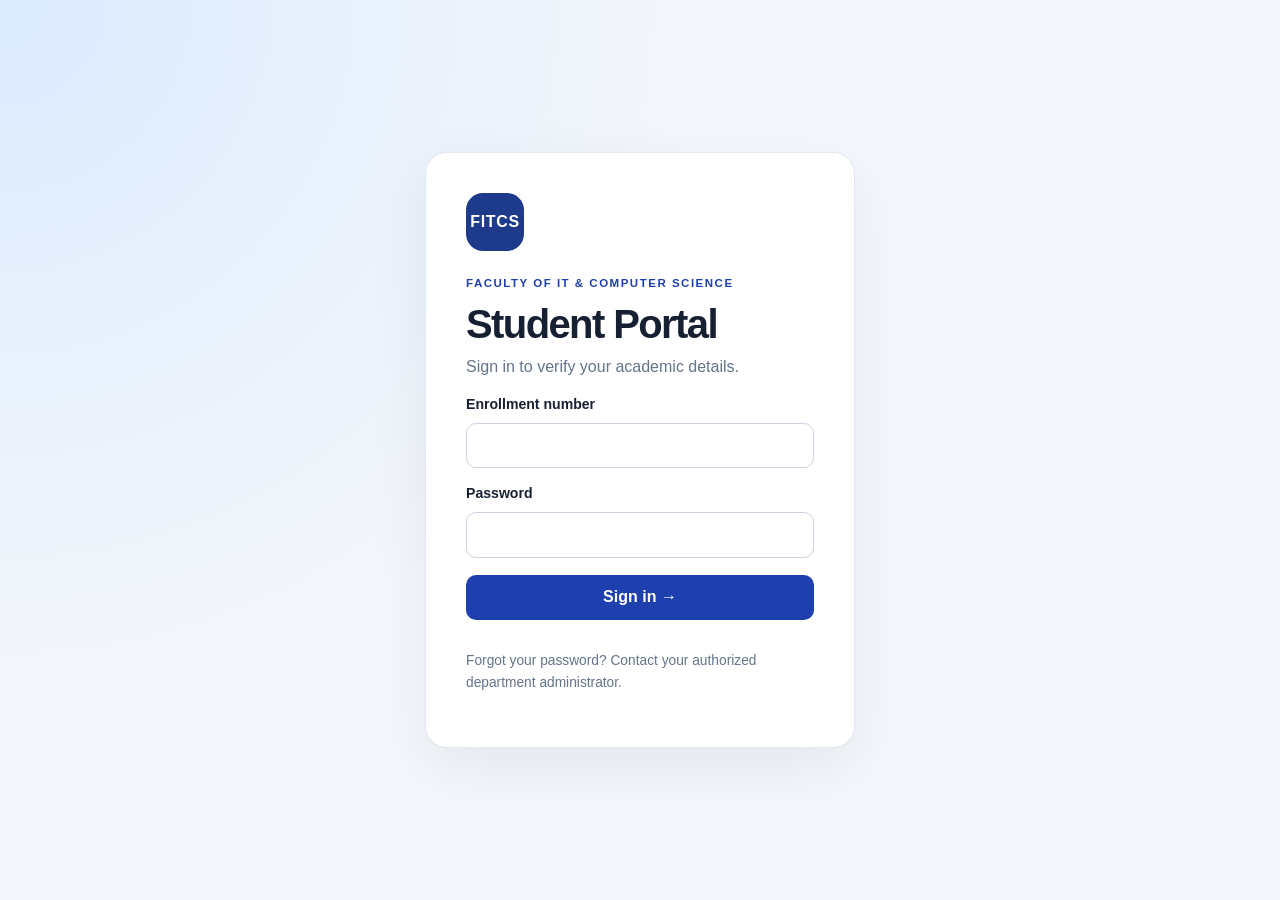
<file: index.html>
<!doctype html>
<html lang="en">
<head>
  <meta charset="utf-8">
  <meta name="viewport" content="width=device-width, initial-scale=1">
  <title>FITCS Student Portal</title>
  <link rel="stylesheet" href="css/style.css">
</head>
<body class="auth-page">
  <main class="auth-card">
    <div class="brand-mark">FITCS</div>
    <p class="eyebrow">FACULTY OF IT & COMPUTER SCIENCE</p>
    <h1>Student Portal</h1>
    <p class="muted">Sign in to verify your academic details.</p>
    <form id="loginForm">
      <label for="enrollmentNo">Enrollment number</label>
      <input id="enrollmentNo" name="enrollmentNo" autocomplete="username" required>
      <label for="password">Password</label>
      <input id="password" name="password" type="password" autocomplete="current-password" required>
      <button type="submit">Sign in <span aria-hidden="true">→</span></button>
      <p id="message" class="message" role="status"></p>
    </form>
    <p class="small muted">Forgot your password? Contact your authorized department administrator.</p>
  </main>
  <script src="js/api.js"></script>
  <script src="js/auth.js"></script>
</body>
</html>
</file>
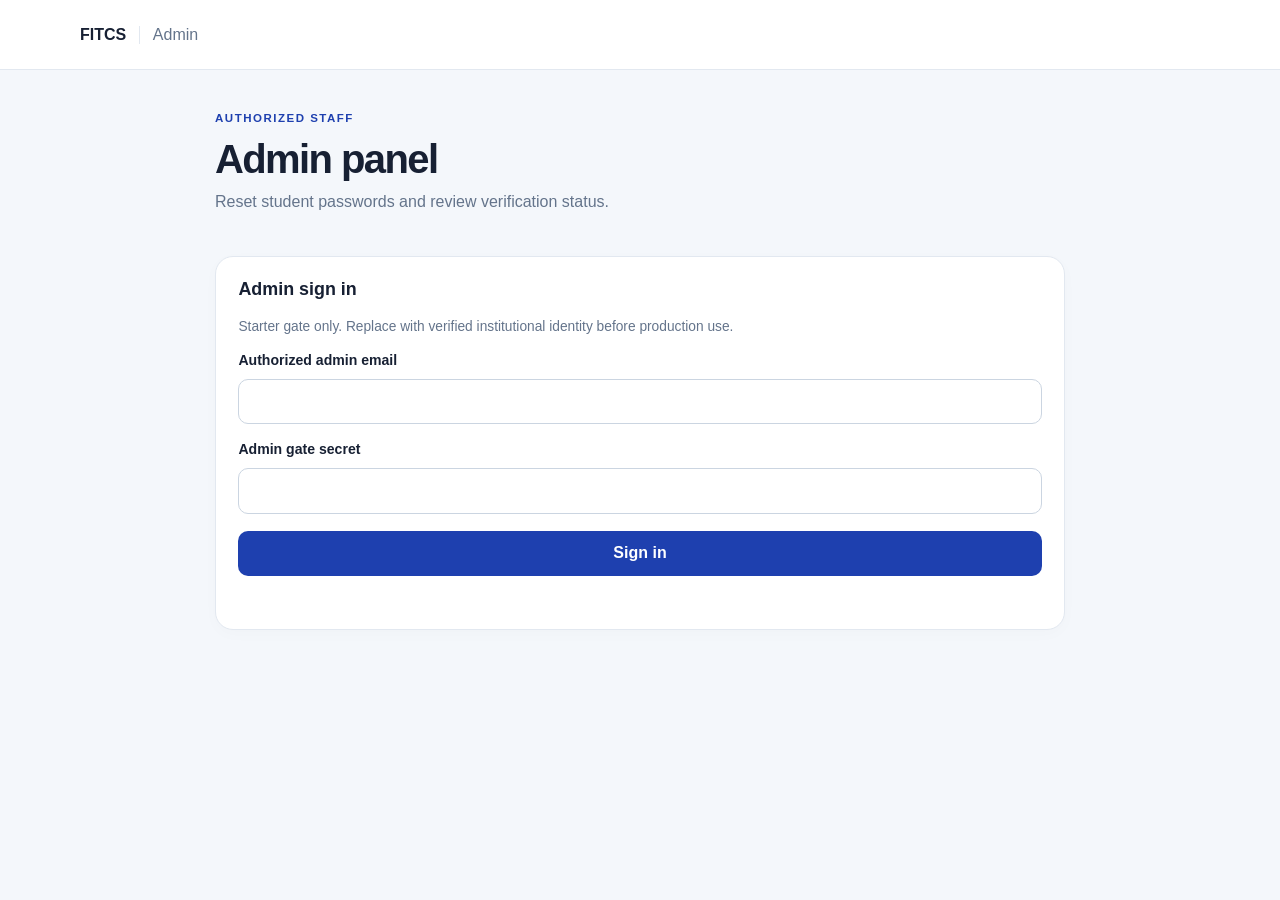
<file: admin.html>
<!doctype html>
<html lang="en">
<head>
  <meta charset="utf-8">
  <meta name="viewport" content="width=device-width, initial-scale=1">
  <title>Admin · FITCS Student Portal</title>
  <link rel="stylesheet" href="css/style.css">
</head>
<body>
  <header class="topbar"><a class="brand" href="index.html">FITCS <span>Admin</span></a></header>
  <main class="container narrow">
    <div class="page-heading"><div><p class="eyebrow">AUTHORIZED STAFF</p><h1>Admin panel</h1><p class="muted">Reset student passwords and review verification status.</p></div></div>
    <section class="panel" id="adminLoginPanel">
      <h2>Admin sign in</h2>
      <p class="small muted">Starter gate only. Replace with verified institutional identity before production use.</p>
      <form id="adminLoginForm">
        <label for="adminEmail">Authorized admin email</label><input id="adminEmail" type="email" required>
        <label for="adminPassphrase">Admin gate secret</label><input id="adminPassphrase" type="password" required>
        <button type="submit">Sign in</button><p id="loginMessage" class="message" role="status"></p>
      </form>
    </section>
    <section class="panel hidden" id="adminTools">
      <div class="section-heading"><h2>Reset student password</h2><button class="button-secondary" id="adminLogout">Log out</button></div>
      <form id="resetForm"><label for="resetEnrollment">Enrollment number</label><input id="resetEnrollment" required><button type="submit">Reset and email temporary password</button><p id="resetMessage" class="message" role="status"></p></form>
      <hr>
      <div class="section-heading"><h2>Verification report</h2><button class="button-secondary" id="refreshReport">Refresh</button></div>
      <div class="table-wrap"><table><thead><tr><th>Enrollment</th><th>Student</th><th>Course</th><th>Status</th><th>Remarks</th></tr></thead><tbody id="reportBody"><tr><td colspan="5">Sign in to load the report.</td></tr></tbody></table></div>
      <button class="button-secondary" id="exportCsv">Export CSV</button>
    </section>
  </main>
  <script src="js/api.js"></script><script src="js/admin.js"></script>
</body>
</html>
</file>
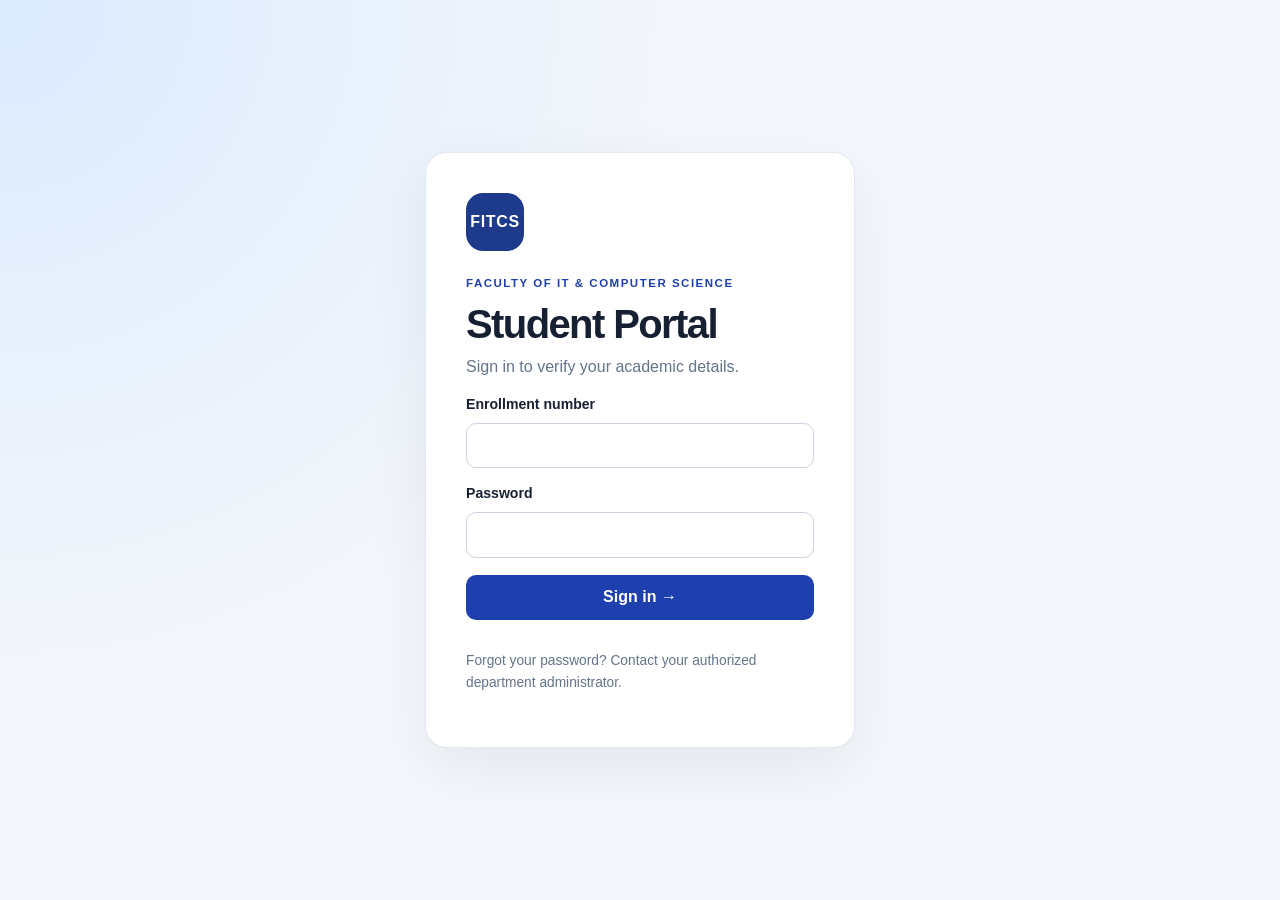
<file: change-password.html>
<!doctype html>
<html lang="en">
<head>
  <meta charset="utf-8">
  <meta name="viewport" content="width=device-width, initial-scale=1">
  <title>Change Password · FITCS</title>
  <link rel="stylesheet" href="css/style.css">
</head>
<body class="auth-page">
  <main class="auth-card">
    <div class="brand-mark">FITCS</div>
    <p class="eyebrow">ACCOUNT SECURITY</p>
    <h1>Change password</h1>
    <p class="muted">Choose a new password before continuing.</p>
    <form id="changePasswordForm">
      <label for="newPassword">New password</label>
      <input id="newPassword" type="password" minlength="8" autocomplete="new-password" required>
      <label for="confirmPassword">Confirm new password</label>
      <input id="confirmPassword" type="password" minlength="8" autocomplete="new-password" required>
      <button type="submit">Update password →</button>
      <p id="message" class="message" role="status"></p>
    </form>
  </main>
  <script src="js/api.js"></script>
  <script src="js/auth.js"></script>
</body>
</html>
</file>
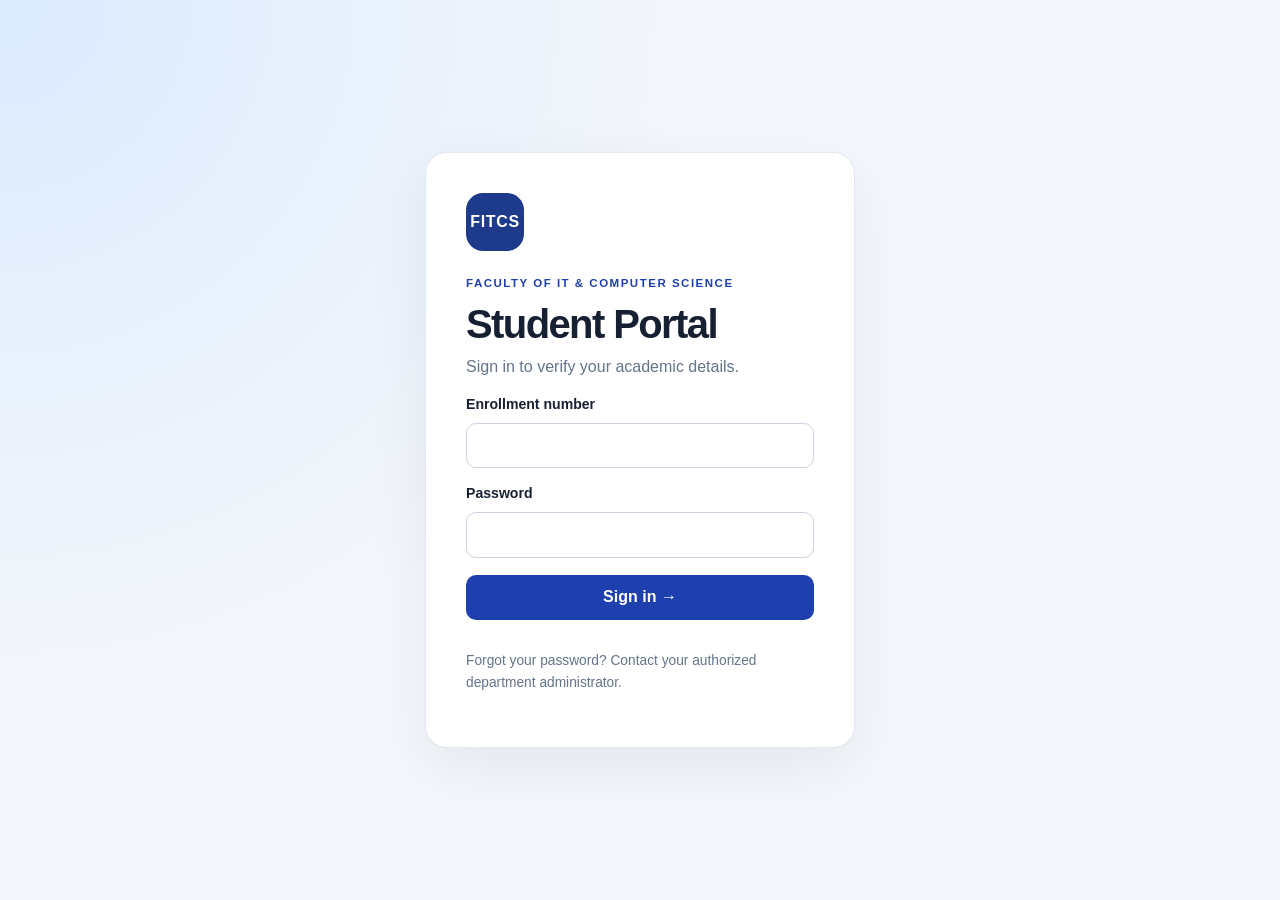
<file: dashboard.html>
<!doctype html>
<html lang="en">
<head>
  <meta charset="utf-8">
  <meta name="viewport" content="width=device-width, initial-scale=1">
  <title>My Dashboard · FITCS</title>
  <link rel="stylesheet" href="css/style.css">
</head>
<body>
  <header class="topbar">
    <a class="brand" href="dashboard.html">FITCS <span>Student Portal</span></a>
    <button class="button-secondary" id="logoutBtn">Log out</button>
  </header>
  <main class="container">
    <div class="page-heading">
      <div><p class="eyebrow">STUDENT WORKSPACE</p><h1 id="welcome">My dashboard</h1><p class="muted">Review your academic details and mentor information.</p></div>
      <span class="pill">Academic verification</span>
    </div>
    <section class="grid">
      <article class="panel span-2">
        <h2>Academic details</h2>
        <dl class="details">
          <div><dt>Enrollment number</dt><dd id="enrollmentNo">—</dd></div>
          <div><dt>Course</dt><dd id="course">—</dd></div>
          <div><dt>Semester</dt><dd id="semester">—</dd></div>
          <div><dt>Minor subject</dt><dd id="minorSubject">—</dd></div>
          <div><dt>University elective (UE)</dt><dd id="ueSubject">—</dd></div>
        </dl>
      </article>
      <article class="panel">
        <h2>My mentor</h2>
        <div id="mentorDetails" class="mentor-details"><p class="muted">Loading mentor details…</p></div>
      </article>
      <article class="panel span-2">
        <div class="section-heading"><div><h2>Verify your details</h2><p class="muted">Confirm only after reviewing each field.</p></div><span id="verificationStatus" class="pill">PENDING</span></div>
        <form id="verificationForm">
          <label class="check-row"><input type="checkbox" id="confirmCourse" required> My course is correct.</label>
          <label class="check-row"><input type="checkbox" id="confirmMinor" required> My Minor subject is correct.</label>
          <label class="check-row"><input type="checkbox" id="confirmUE" required> My UE subject is correct.</label>
          <label for="correctionRemarks">If anything is incorrect, describe the correction instead</label>
          <textarea id="correctionRemarks" rows="3" maxlength="1000" placeholder="Describe the incorrect detail and the correction needed…"></textarea>
          <p class="small muted">Submit either all three confirmations or a correction request. A correction request is not a confirmation.</p>
          <button type="submit">Submit verification</button>
          <p id="message" class="message" role="status"></p>
        </form>
      </article>
    </section>
  </main>
  <script src="js/api.js"></script>
  <script src="js/dashboard.js"></script>
</body>
</html>
</file>
<file: css/style.css>
:root{font-family:Inter,-apple-system,BlinkMacSystemFont,"Segoe UI",sans-serif;color:#172033;background:#f4f7fb;font-synthesis:none;text-rendering:optimizeLegibility;--blue:#1e40af;--line:#e2e8f0;--muted:#64748b}
*{box-sizing:border-box}body{margin:0;min-height:100vh}h1,h2,p{margin-top:0}h1{font-size:clamp(1.8rem,4vw,2.5rem);letter-spacing:-.04em;margin-bottom:.5rem}h2{font-size:1.12rem;margin-bottom:1rem}p{line-height:1.55}.muted{color:var(--muted)}.small{font-size:.86rem}.eyebrow{font-size:.72rem;font-weight:800;letter-spacing:.13em;color:var(--blue);margin-bottom:.55rem}.auth-page{display:grid;place-items:center;padding:1.2rem;background:radial-gradient(circle at top left,#dbeafe,transparent 45%),#f4f7fb}.auth-card{width:min(100%,430px);background:white;padding:clamp(1.5rem,5vw,2.5rem);border:1px solid var(--line);border-radius:22px;box-shadow:0 20px 60px #0f172a12}.brand-mark{display:grid;place-items:center;width:58px;height:58px;border-radius:17px;background:#1e3a8a;color:white;font-weight:900;letter-spacing:.04em;margin-bottom:1.5rem}.brand{font-weight:850;color:#172033;text-decoration:none;display:flex;align-items:center;gap:.8rem}.brand span{font-weight:500;color:var(--muted);border-left:1px solid var(--line);padding-left:.8rem}.topbar{height:70px;background:white;border-bottom:1px solid var(--line);display:flex;align-items:center;justify-content:space-between;padding:0 max(1.2rem,calc((100vw - 1120px)/2))}.container{width:min(1120px,calc(100% - 2.2rem));margin:2.5rem auto}.container.narrow{width:min(850px,calc(100% - 2rem))}.page-heading{display:flex;justify-content:space-between;align-items:center;gap:1rem;margin-bottom:1.6rem}.grid{display:grid;grid-template-columns:repeat(3,minmax(0,1fr));gap:1rem}.panel{background:white;border:1px solid var(--line);border-radius:18px;padding:1.4rem;min-width:0;box-shadow:0 4px 16px #0f172a05}.span-2{grid-column:span 2}.details{display:grid;grid-template-columns:repeat(2,minmax(0,1fr));gap:1.2rem;margin:0}.details div{min-width:0}.details dt{font-size:.8rem;color:var(--muted);margin-bottom:.35rem}.details dd{margin:0;font-weight:700;overflow-wrap:anywhere}.mentor-details{line-height:1.8;overflow-wrap:anywhere}.mentor-details a{color:var(--blue);text-decoration:none}.section-heading{display:flex;align-items:center;justify-content:space-between;gap:1rem}.pill{display:inline-flex;align-items:center;padding:.42rem .7rem;border-radius:999px;background:#eff6ff;color:#1d4ed8;font-size:.75rem;font-weight:800;white-space:nowrap}form{display:grid;gap:.7rem}label{font-size:.88rem;font-weight:650}input:not([type=checkbox]),textarea{width:100%;border:1px solid #cbd5e1;border-radius:10px;padding:.8rem .9rem;font:inherit;background:white;color:#172033;margin-bottom:.35rem}input:focus,textarea:focus{outline:3px solid #bfdbfe;border-color:#2563eb}button{font:inherit;font-weight:750;border:0;border-radius:10px;background:var(--blue);color:white;padding:.85rem 1rem;cursor:pointer;transition:transform .12s,opacity .12s}button:hover{opacity:.92;transform:translateY(-1px)}button:disabled{opacity:.5;cursor:not-allowed}.button-secondary{background:#eff6ff;color:#1e40af;padding:.65rem .85rem}.message{min-height:1.2rem;font-size:.88rem;color:#b91c1c;margin:0}.message.success{color:#15803d}.check-row{display:flex;align-items:flex-start;gap:.65rem;padding:.65rem 0;font-weight:550}.check-row input{margin-top:.25rem}.table-wrap{overflow:auto;margin:1rem 0}table{width:100%;border-collapse:collapse;font-size:.85rem}th,td{text-align:left;padding:.8rem;border-bottom:1px solid var(--line);vertical-align:top}th{background:#f8fafc;color:#475569}.hidden{display:none!important}hr{border:0;border-top:1px solid var(--line);margin:1.5rem 0}
@media(max-width:760px){.grid{grid-template-columns:1fr}.span-2{grid-column:span 1}.page-heading{align-items:flex-start;flex-direction:column}.details{grid-template-columns:1fr 1fr}.container{margin:1.5rem auto}.panel{padding:1.1rem}.topbar{height:62px}}@media(max-width:420px){.details{grid-template-columns:1fr}.auth-card{border-radius:16px}}
#verificationForm button:disabled {
  opacity: 0.6;
  cursor: not-allowed;
}
</file>
